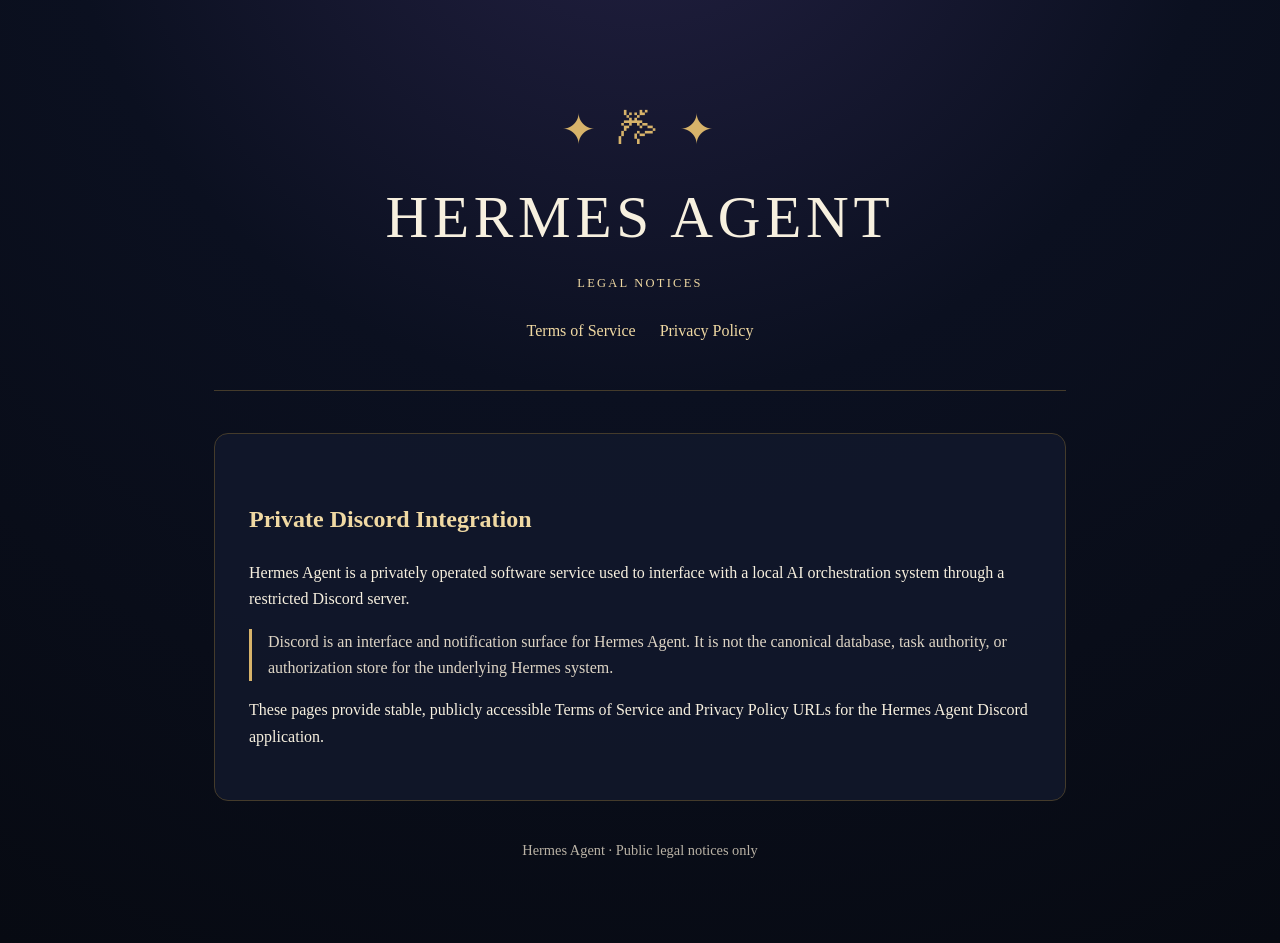
<file: index.html>
<!doctype html>
<html lang="en"><head><meta charset="utf-8"><meta name="viewport" content="width=device-width,initial-scale=1"><title>Hermes Agent — Legal</title><meta name="description" content="Public legal notices for the private Hermes Agent Discord integration."><link rel="stylesheet" href="assets/style.css"></head>
<body><main><header><div class="mark">✦ 𐂂 ✦</div><h1>HERMES AGENT</h1><div class="subtitle">Legal Notices</div><nav><a href="terms/">Terms of Service</a><a href="privacy/">Privacy Policy</a></nav></header>
<article><h2>Private Discord Integration</h2><p>Hermes Agent is a privately operated software service used to interface with a local AI orchestration system through a restricted Discord server.</p><p class="notice">Discord is an interface and notification surface for Hermes Agent. It is not the canonical database, task authority, or authorization store for the underlying Hermes system.</p><p>These pages provide stable, publicly accessible Terms of Service and Privacy Policy URLs for the Hermes Agent Discord application.</p></article><footer>Hermes Agent · Public legal notices only</footer></main></body></html>
</file>
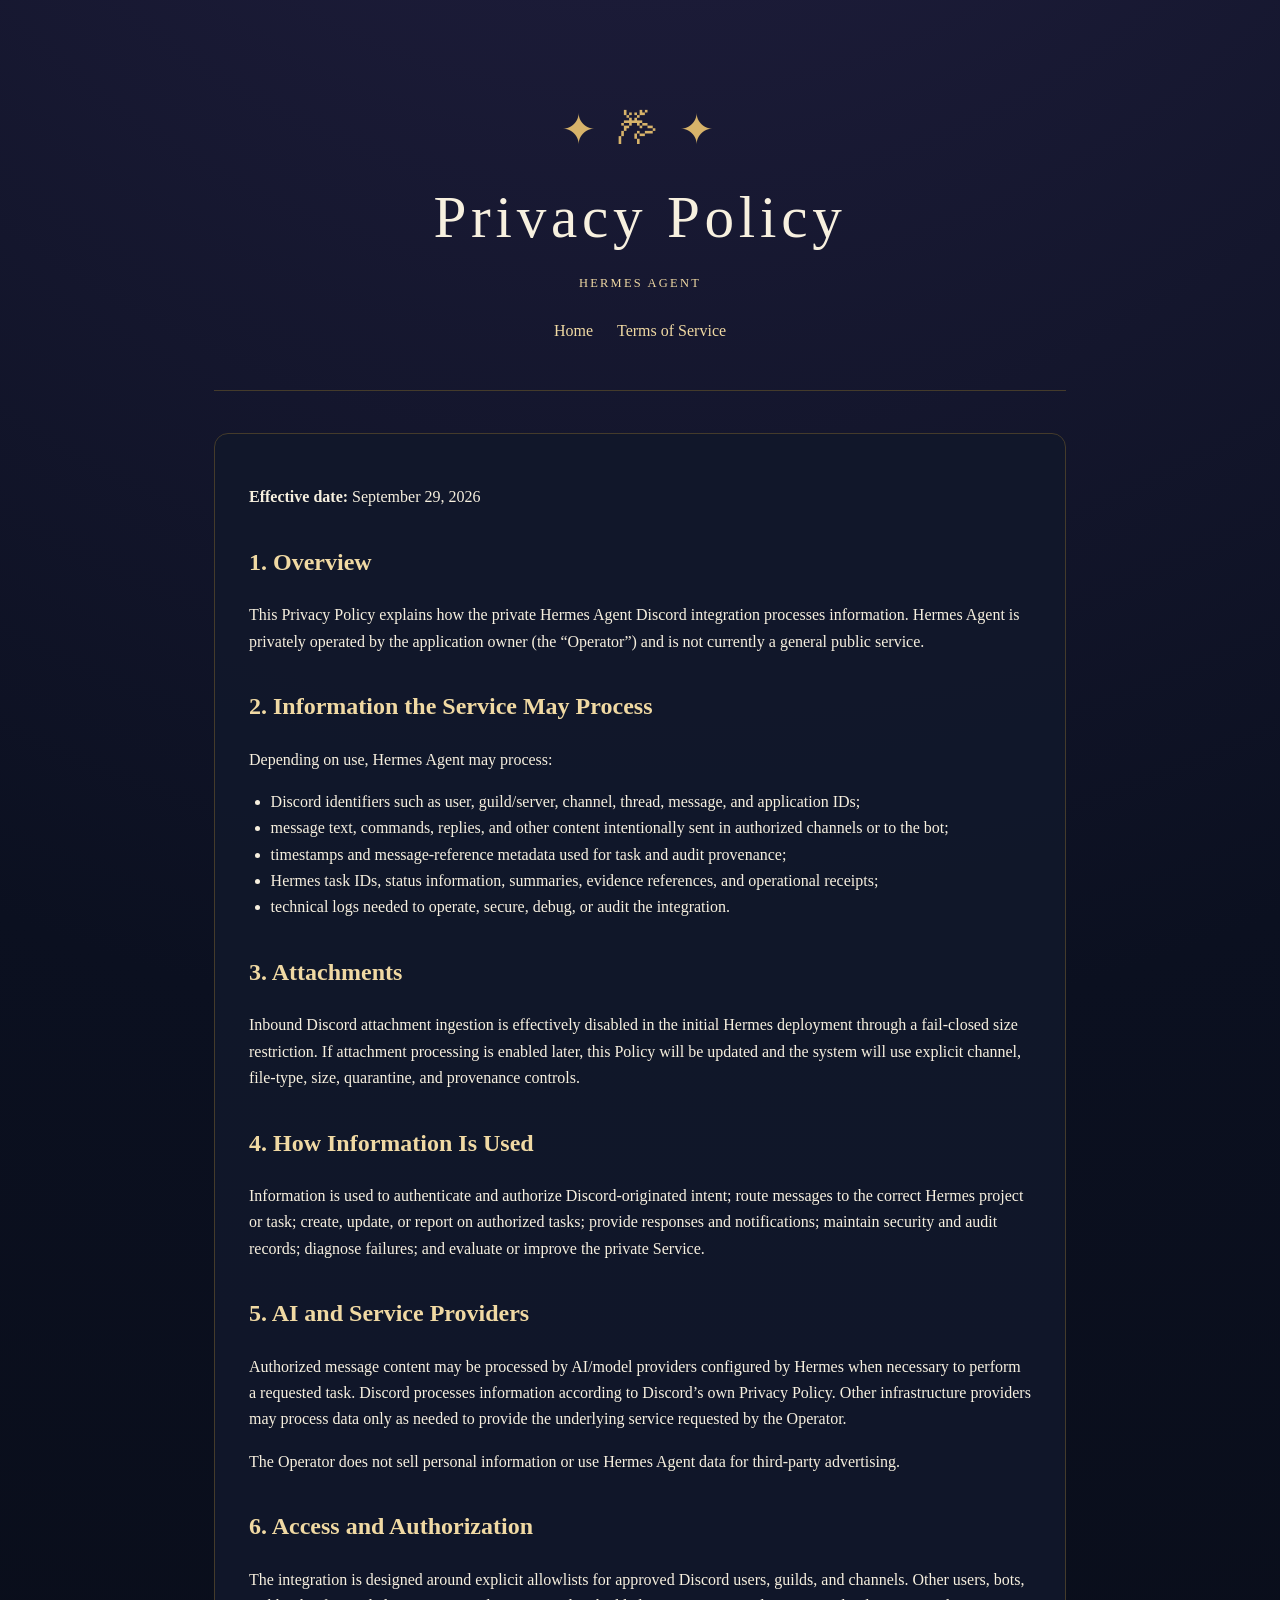
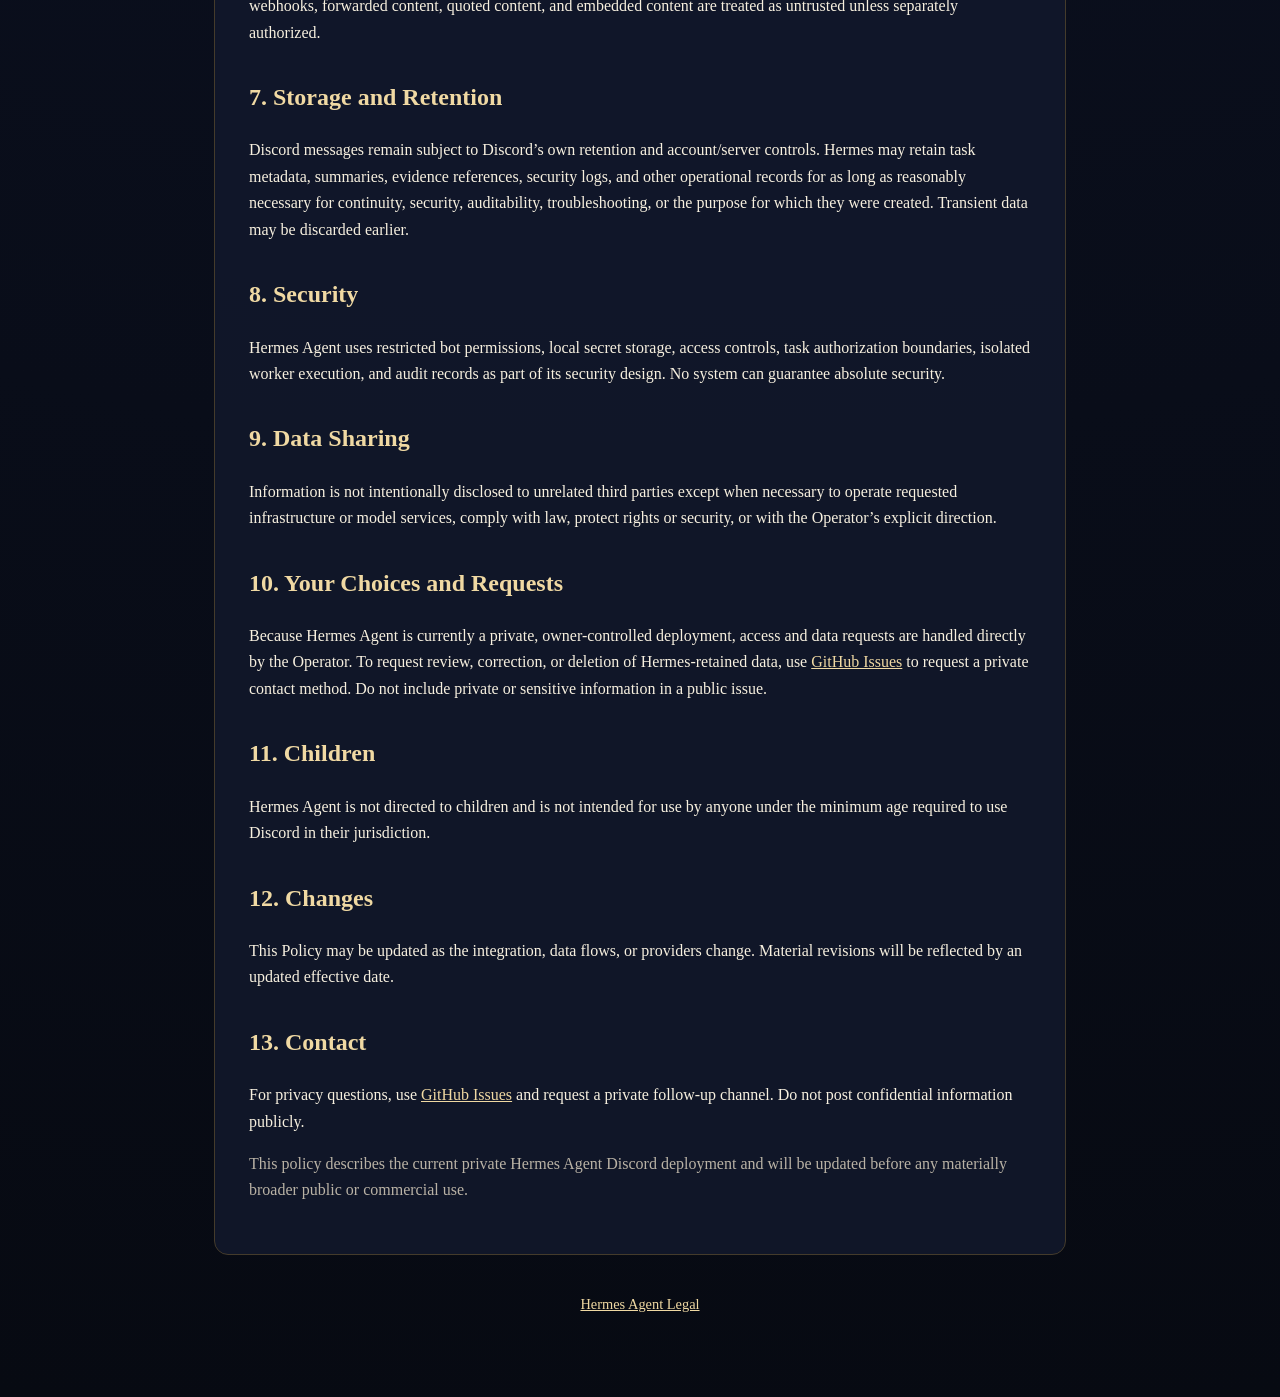
<file: privacy/index.html>
<!doctype html>
<html lang="en"><head><meta charset="utf-8"><meta name="viewport" content="width=device-width,initial-scale=1"><title>Privacy Policy — Hermes Agent</title><meta name="description" content="Privacy Policy for the Hermes Agent Discord integration."><link rel="stylesheet" href="../assets/style.css"></head>
<body><main><header><div class="mark">✦ 𐂂 ✦</div><h1>Privacy Policy</h1><div class="subtitle">Hermes Agent</div><nav><a href="../">Home</a><a href="../terms/">Terms of Service</a></nav></header><article>
<p><strong>Effective date:</strong> September 29, 2026</p>
<h2>1. Overview</h2><p>This Privacy Policy explains how the private Hermes Agent Discord integration processes information. Hermes Agent is privately operated by the application owner (the “Operator”) and is not currently a general public service.</p>
<h2>2. Information the Service May Process</h2><p>Depending on use, Hermes Agent may process:</p><ul><li>Discord identifiers such as user, guild/server, channel, thread, message, and application IDs;</li><li>message text, commands, replies, and other content intentionally sent in authorized channels or to the bot;</li><li>timestamps and message-reference metadata used for task and audit provenance;</li><li>Hermes task IDs, status information, summaries, evidence references, and operational receipts;</li><li>technical logs needed to operate, secure, debug, or audit the integration.</li></ul>
<h2>3. Attachments</h2><p>Inbound Discord attachment ingestion is effectively disabled in the initial Hermes deployment through a fail-closed size restriction. If attachment processing is enabled later, this Policy will be updated and the system will use explicit channel, file-type, size, quarantine, and provenance controls.</p>
<h2>4. How Information Is Used</h2><p>Information is used to authenticate and authorize Discord-originated intent; route messages to the correct Hermes project or task; create, update, or report on authorized tasks; provide responses and notifications; maintain security and audit records; diagnose failures; and evaluate or improve the private Service.</p>
<h2>5. AI and Service Providers</h2><p>Authorized message content may be processed by AI/model providers configured by Hermes when necessary to perform a requested task. Discord processes information according to Discord’s own Privacy Policy. Other infrastructure providers may process data only as needed to provide the underlying service requested by the Operator.</p><p>The Operator does not sell personal information or use Hermes Agent data for third-party advertising.</p>
<h2>6. Access and Authorization</h2><p>The integration is designed around explicit allowlists for approved Discord users, guilds, and channels. Other users, bots, webhooks, forwarded content, quoted content, and embedded content are treated as untrusted unless separately authorized.</p>
<h2>7. Storage and Retention</h2><p>Discord messages remain subject to Discord’s own retention and account/server controls. Hermes may retain task metadata, summaries, evidence references, security logs, and other operational records for as long as reasonably necessary for continuity, security, auditability, troubleshooting, or the purpose for which they were created. Transient data may be discarded earlier.</p>
<h2>8. Security</h2><p>Hermes Agent uses restricted bot permissions, local secret storage, access controls, task authorization boundaries, isolated worker execution, and audit records as part of its security design. No system can guarantee absolute security.</p>
<h2>9. Data Sharing</h2><p>Information is not intentionally disclosed to unrelated third parties except when necessary to operate requested infrastructure or model services, comply with law, protect rights or security, or with the Operator’s explicit direction.</p>
<h2>10. Your Choices and Requests</h2><p>Because Hermes Agent is currently a private, owner-controlled deployment, access and data requests are handled directly by the Operator. To request review, correction, or deletion of Hermes-retained data, use <a href="https://github.com/RDST87/hermes-agent-legal/issues">GitHub Issues</a> to request a private contact method. Do not include private or sensitive information in a public issue.</p>
<h2>11. Children</h2><p>Hermes Agent is not directed to children and is not intended for use by anyone under the minimum age required to use Discord in their jurisdiction.</p>
<h2>12. Changes</h2><p>This Policy may be updated as the integration, data flows, or providers change. Material revisions will be reflected by an updated effective date.</p>
<h2>13. Contact</h2><p>For privacy questions, use <a href="https://github.com/RDST87/hermes-agent-legal/issues">GitHub Issues</a> and request a private follow-up channel. Do not post confidential information publicly.</p>
<p class="muted">This policy describes the current private Hermes Agent Discord deployment and will be updated before any materially broader public or commercial use.</p>
</article><footer><a href="../">Hermes Agent Legal</a></footer></main></body></html>
</file>
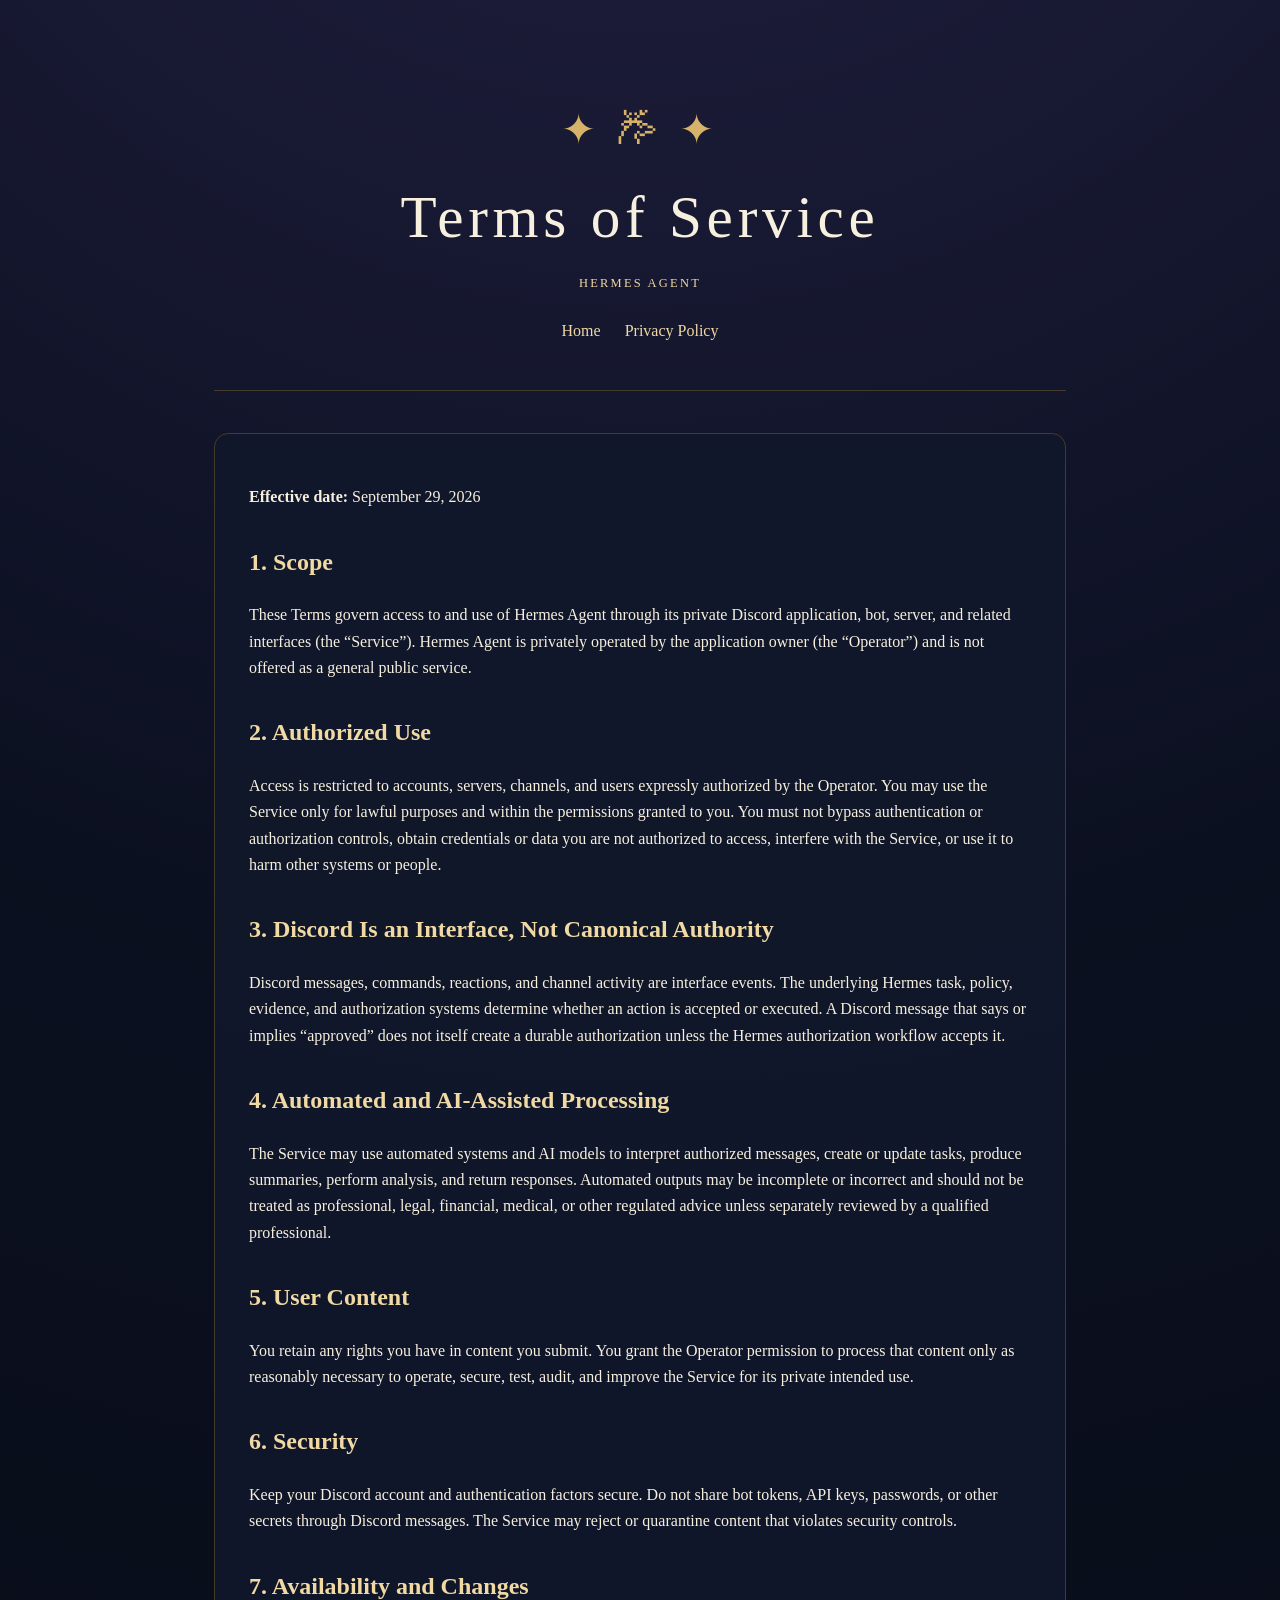
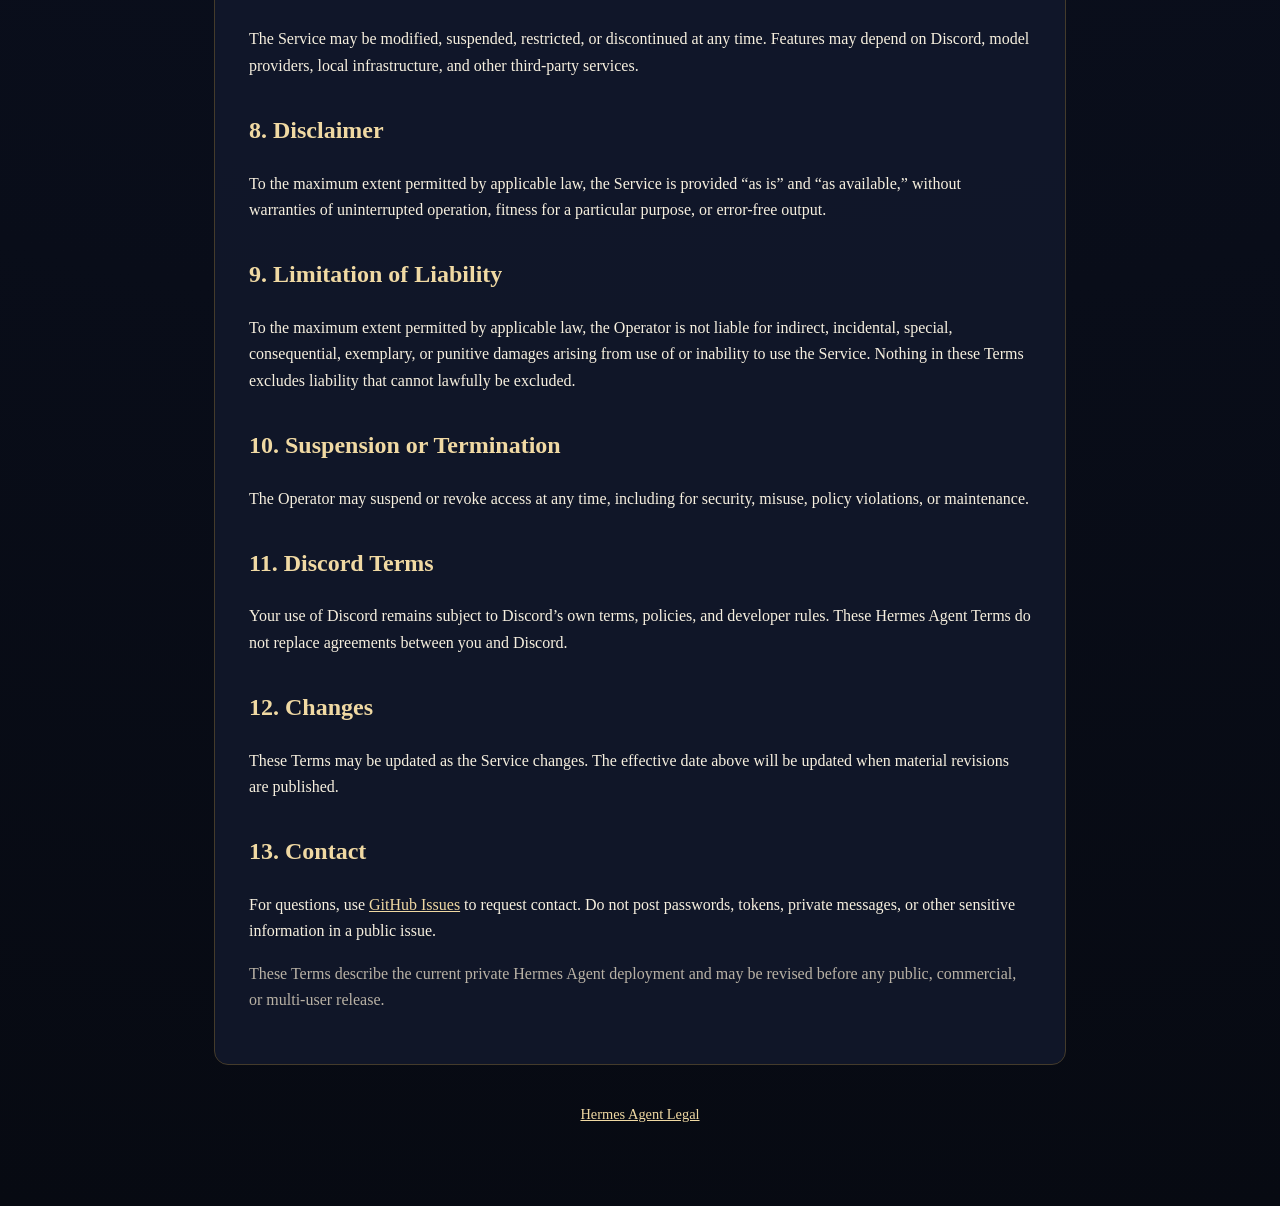
<file: terms/index.html>
<!doctype html>
<html lang="en"><head><meta charset="utf-8"><meta name="viewport" content="width=device-width,initial-scale=1"><title>Terms of Service — Hermes Agent</title><meta name="description" content="Terms of Service for the Hermes Agent Discord integration."><link rel="stylesheet" href="../assets/style.css"></head>
<body><main><header><div class="mark">✦ 𐂂 ✦</div><h1>Terms of Service</h1><div class="subtitle">Hermes Agent</div><nav><a href="../">Home</a><a href="../privacy/">Privacy Policy</a></nav></header><article>
<p><strong>Effective date:</strong> September 29, 2026</p>
<h2>1. Scope</h2><p>These Terms govern access to and use of Hermes Agent through its private Discord application, bot, server, and related interfaces (the “Service”). Hermes Agent is privately operated by the application owner (the “Operator”) and is not offered as a general public service.</p>
<h2>2. Authorized Use</h2><p>Access is restricted to accounts, servers, channels, and users expressly authorized by the Operator. You may use the Service only for lawful purposes and within the permissions granted to you. You must not bypass authentication or authorization controls, obtain credentials or data you are not authorized to access, interfere with the Service, or use it to harm other systems or people.</p>
<h2>3. Discord Is an Interface, Not Canonical Authority</h2><p>Discord messages, commands, reactions, and channel activity are interface events. The underlying Hermes task, policy, evidence, and authorization systems determine whether an action is accepted or executed. A Discord message that says or implies “approved” does not itself create a durable authorization unless the Hermes authorization workflow accepts it.</p>
<h2>4. Automated and AI-Assisted Processing</h2><p>The Service may use automated systems and AI models to interpret authorized messages, create or update tasks, produce summaries, perform analysis, and return responses. Automated outputs may be incomplete or incorrect and should not be treated as professional, legal, financial, medical, or other regulated advice unless separately reviewed by a qualified professional.</p>
<h2>5. User Content</h2><p>You retain any rights you have in content you submit. You grant the Operator permission to process that content only as reasonably necessary to operate, secure, test, audit, and improve the Service for its private intended use.</p>
<h2>6. Security</h2><p>Keep your Discord account and authentication factors secure. Do not share bot tokens, API keys, passwords, or other secrets through Discord messages. The Service may reject or quarantine content that violates security controls.</p>
<h2>7. Availability and Changes</h2><p>The Service may be modified, suspended, restricted, or discontinued at any time. Features may depend on Discord, model providers, local infrastructure, and other third-party services.</p>
<h2>8. Disclaimer</h2><p>To the maximum extent permitted by applicable law, the Service is provided “as is” and “as available,” without warranties of uninterrupted operation, fitness for a particular purpose, or error-free output.</p>
<h2>9. Limitation of Liability</h2><p>To the maximum extent permitted by applicable law, the Operator is not liable for indirect, incidental, special, consequential, exemplary, or punitive damages arising from use of or inability to use the Service. Nothing in these Terms excludes liability that cannot lawfully be excluded.</p>
<h2>10. Suspension or Termination</h2><p>The Operator may suspend or revoke access at any time, including for security, misuse, policy violations, or maintenance.</p>
<h2>11. Discord Terms</h2><p>Your use of Discord remains subject to Discord’s own terms, policies, and developer rules. These Hermes Agent Terms do not replace agreements between you and Discord.</p>
<h2>12. Changes</h2><p>These Terms may be updated as the Service changes. The effective date above will be updated when material revisions are published.</p>
<h2>13. Contact</h2><p>For questions, use <a href="https://github.com/RDST87/hermes-agent-legal/issues">GitHub Issues</a> to request contact. Do not post passwords, tokens, private messages, or other sensitive information in a public issue.</p>
<p class="muted">These Terms describe the current private Hermes Agent deployment and may be revised before any public, commercial, or multi-user release.</p>
</article><footer><a href="../">Hermes Agent Legal</a></footer></main></body></html>
</file>
<file: assets/style.css>
:root{color-scheme:dark;--ink:#0b1020;--panel:#11182b;--gold:#d7b36a;--gold2:#f0d9a3;--text:#f7f0df;--muted:#b9b2a5;--line:#443b2b}*{box-sizing:border-box}body{margin:0;background:radial-gradient(circle at 50% -20%,#242144 0,#0b1020 45%,#070a12 100%);color:var(--text);font:16px/1.65 Georgia,"Times New Roman",serif}main{max-width:900px;margin:0 auto;padding:56px 24px 80px}header{text-align:center;padding:40px 20px 46px;border-bottom:1px solid var(--line)}.mark{font-size:42px;color:var(--gold);letter-spacing:.12em}h1{margin:.25rem 0 .4rem;font-size:clamp(2rem,5vw,3.7rem);letter-spacing:.08em;font-weight:500}.subtitle{color:var(--gold2);letter-spacing:.18em;text-transform:uppercase;font-size:.78rem}nav{margin-top:24px}nav a,a{color:var(--gold2)}nav a{margin:0 12px;text-decoration:none}article{margin-top:42px;background:rgba(17,24,43,.9);border:1px solid var(--line);border-radius:14px;padding:34px}h2{color:var(--gold2);margin-top:2rem}h3{color:#ead7ad}.muted{color:var(--muted)}footer{text-align:center;color:var(--muted);margin-top:38px;font-size:.9rem}.notice{border-left:3px solid var(--gold);padding-left:16px;color:#ded5c5}ul{padding-left:1.35rem}@media(max-width:600px){article{padding:24px 20px}main{padding:30px 14px 60px}}
</file>
